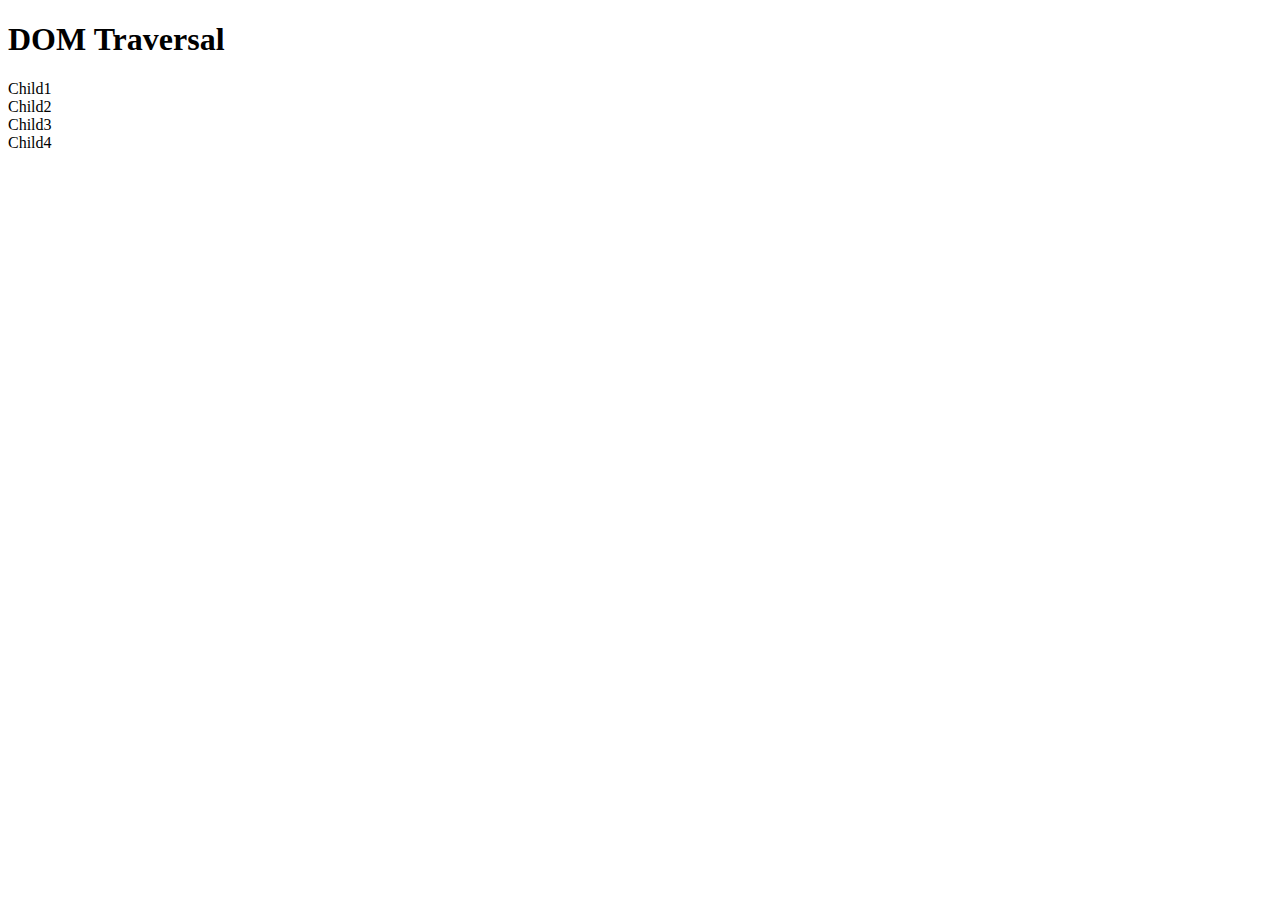
<file: DOMTraversal/index.html>
<!DOCTYPE html>
<html lang="en">
<head>
    <meta charset="UTF-8">
    <meta name="viewport" content="width=device-width, initial-scale=1.0">
    <title>DOM Traversal</title>
</head>
<body>
    <h1>DOM Traversal</h1>
    <div class="grand-parent">
        <div class="parent-1">
            <div class="child">Child1</div>
            <div class="child">Child2</div>
        </div>
        <div class="parent-2">
            <div class="child">Child3</div>
            <div class="child">Child4</div>
        </div>
    </div>
    <script src="script.js"></script>
</body>
</html>
</file>
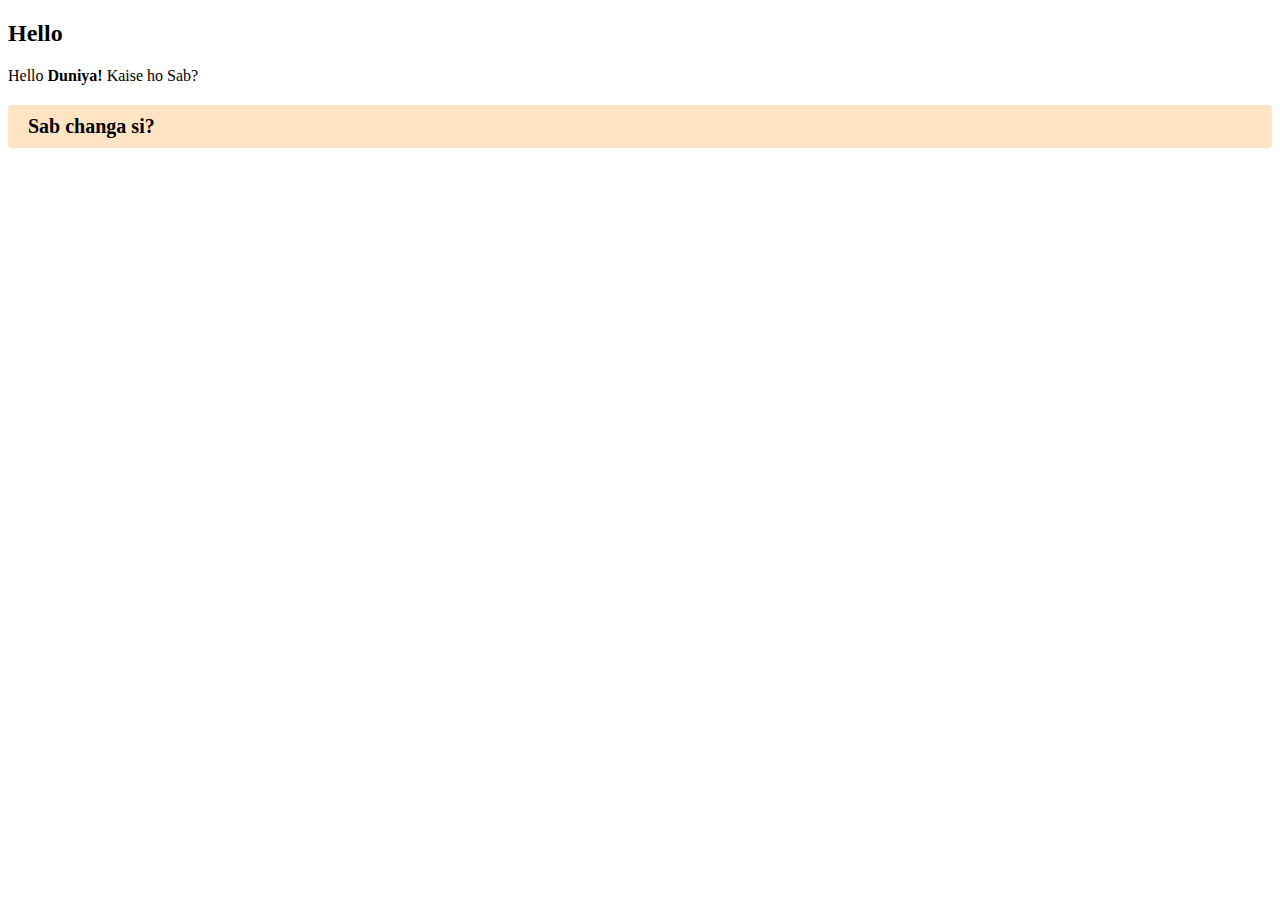
<file: ElementManipulation/index.html>
<!DOCTYPE html>
<html lang="en">
<head>
    <meta charset="UTF-8">
    <meta name="viewport" content="width=device-width, initial-scale=1.0">
    <title>Element Manipulation</title>
    <link rel="stylesheet" href="style.css">
</head>
<body>
    <h2>Hello</h2>
    <div class="container">
        <span>
            Hello <b>Duniya!</b> Kaise ho Sab?
        </span>
    </div>
    <script src="script.js"></script>
</body>
</html>
</file>
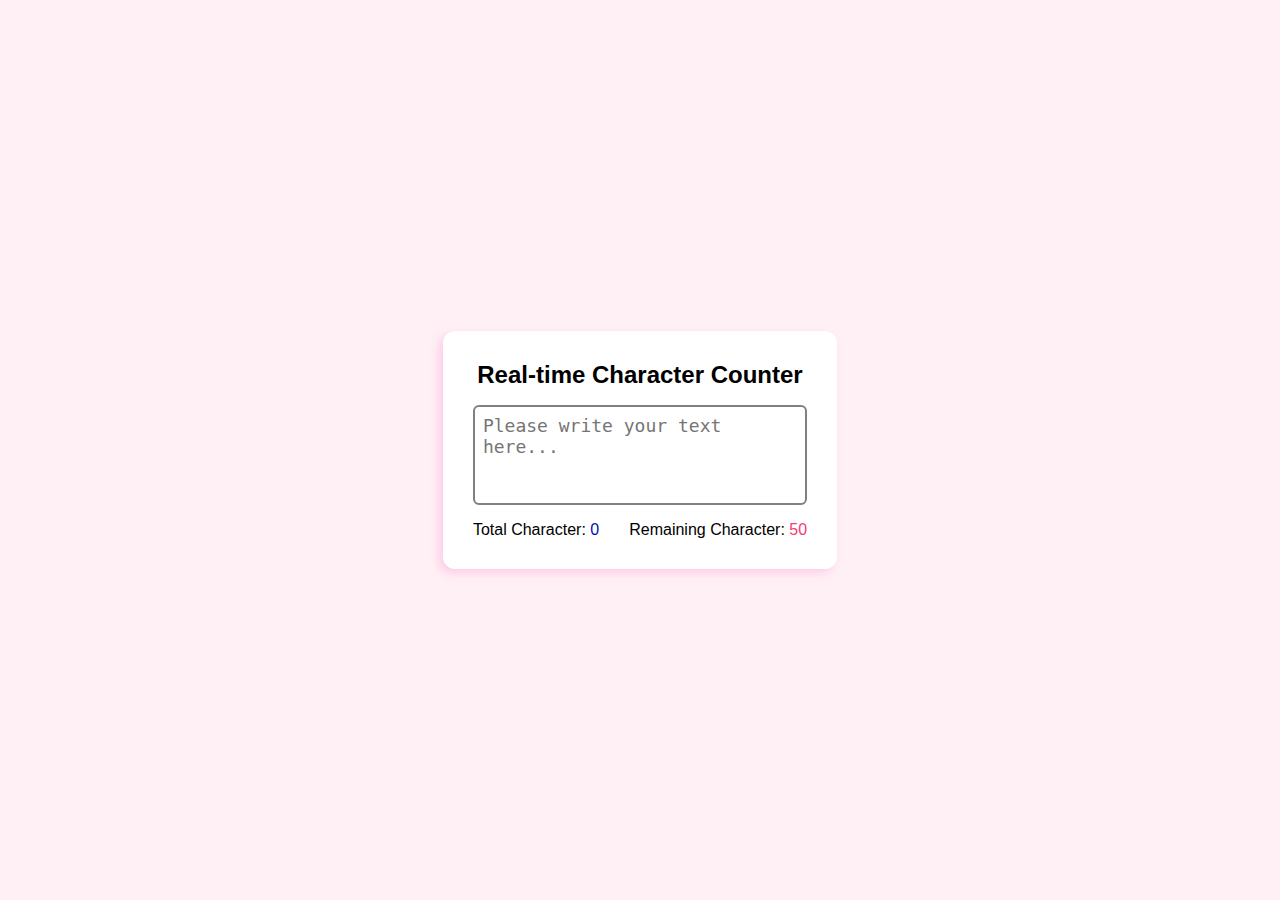
<file: min-project3/index.html>
<!DOCTYPE html>
<html lang="en">
<head>
    <meta charset="UTF-8">
    <meta name="viewport" content="width=device-width, initial-scale=1.0">
    <title>Character Counter</title>
    <link rel="stylesheet" href="style.css">
</head>
<body>
    <div class="container">
        <h2>Real-time Character Counter</h2>
        <textarea id="textarea" class="textarea" placeholder="Please write your text here..." maxlength="50"></textarea>
        <div class="counter">
            <p>Total Character:
                <span id="total-char" class="total-char">0</span>
            </p>
            <p>Remaining Character:
                <span id="rem-char" class="rem-char">50</span>
            </p>
        </div>
    </div>

    <script src="script.js"></script>
</body>
</html>
</file>
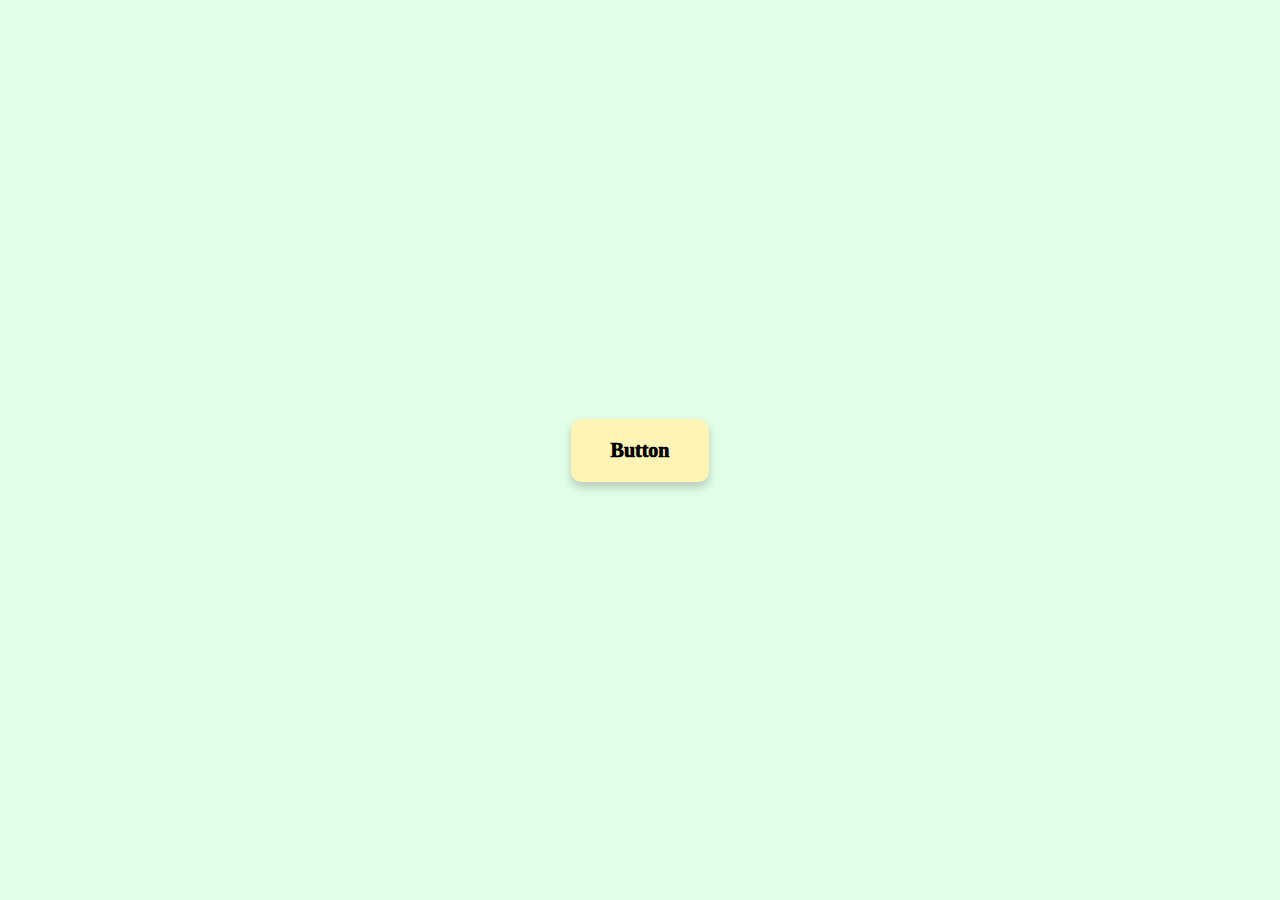
<file: mini-project1/index.html>
<!DOCTYPE html>
<html lang="en">
<head>
    <meta charset="UTF-8">
    <meta name="viewport" content="width=device-width, initial-scale=1.0">
    <title>Ripple Effect Button</title>
    <link rel="stylesheet" href="style.css">
</head>
<body>
    <a href="#" class="btn">
        <span>Button</span>
    </a>

    <script src="script.js"></script>
</body>
</html>
</file>
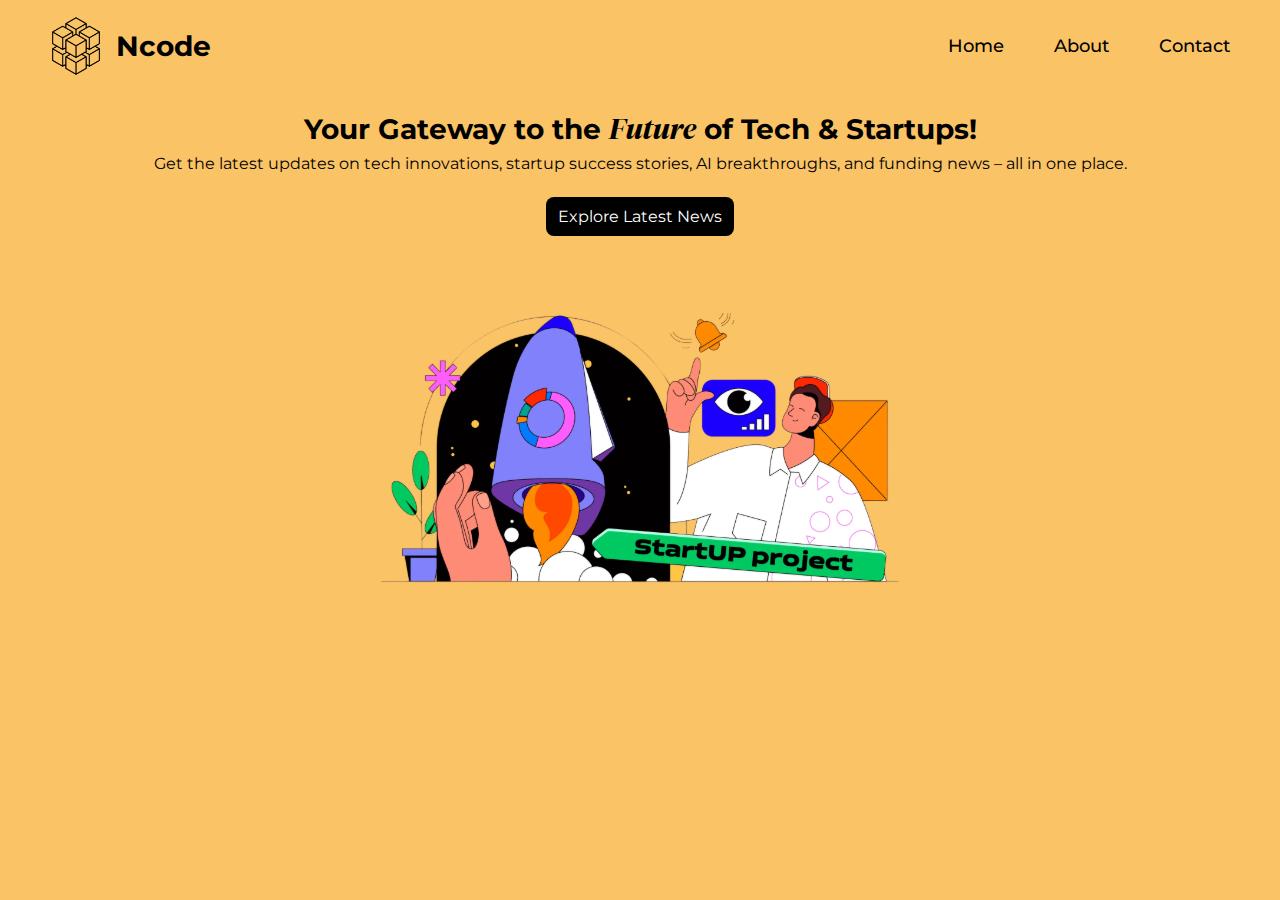
<file: mini-project2/index.html>
<!DOCTYPE html>
<html lang="en">
<head>
    <meta charset="UTF-8">
    <meta name="viewport" content="width=device-width, initial-scale=1.0">
    <title>Responsive Navbar</title>
    <link rel="stylesheet" href="style.css">
    <style>
        @import url('https://fonts.googleapis.com/css2?family=Montserrat:ital,wght@0,100..900;1,100..900&display=swap');
    </style>
    <link rel="stylesheet" href="https://cdnjs.cloudflare.com/ajax/libs/font-awesome/6.7.2/css/all.min.css" integrity="sha512-Evv84Mr4kqVGRNSgIGL/F/aIDqQb7xQ2vcrdIwxfjThSH8CSR7PBEakCr51Ck+w+/U6swU2Im1vVX0SVk9ABhg==" crossorigin="anonymous" referrerpolicy="no-referrer" />
</head>
<body>
    <!-- Navbar -->
    <nav class="navbar">
        <div class="left">
            <img  class="logo"  src="assets/logo.png" alt="">
            <h1>Ncode</h1>
        </div>
       
        <ul class="shown">
            <li class="mobile"><a href="#">Home</a></li>
            <li class="mobile"><a href="#">About</a></li>
            <li class="mobile"><a href="#">Contact</a></li>
            <li class="bar"><a href="#"><i class="fa-solid fa-bars"></i></a></li>
        </ul>

        <ul class="hide">
            <li><a href="#"></a>Home</li>
            <li><a href="#"></a>About</li>
            <li><a href="#"></a>Contact</li>
            <li class="close"><a href="#"><i class="fa-solid fa-xmark"></i></a></li>
        </ul>
    </nav>
    <!-- Navbar ends -->

    <!-- Hero section -->
     <section class="hero">
        <h1>Your Gateway to the <span class="sf">Future</span> of Tech & Startups!</h1>
        <p>Get the latest updates on tech innovations, startup success stories, AI breakthroughs, and funding news – all in one place.</p>
        <a href="#" class="button">Explore Latest News</a>
        <img src="assets/hero image.svg" alt="" width="600px">
     </section>

    <script src="script.js"></script>
</body>
</html>
</file>
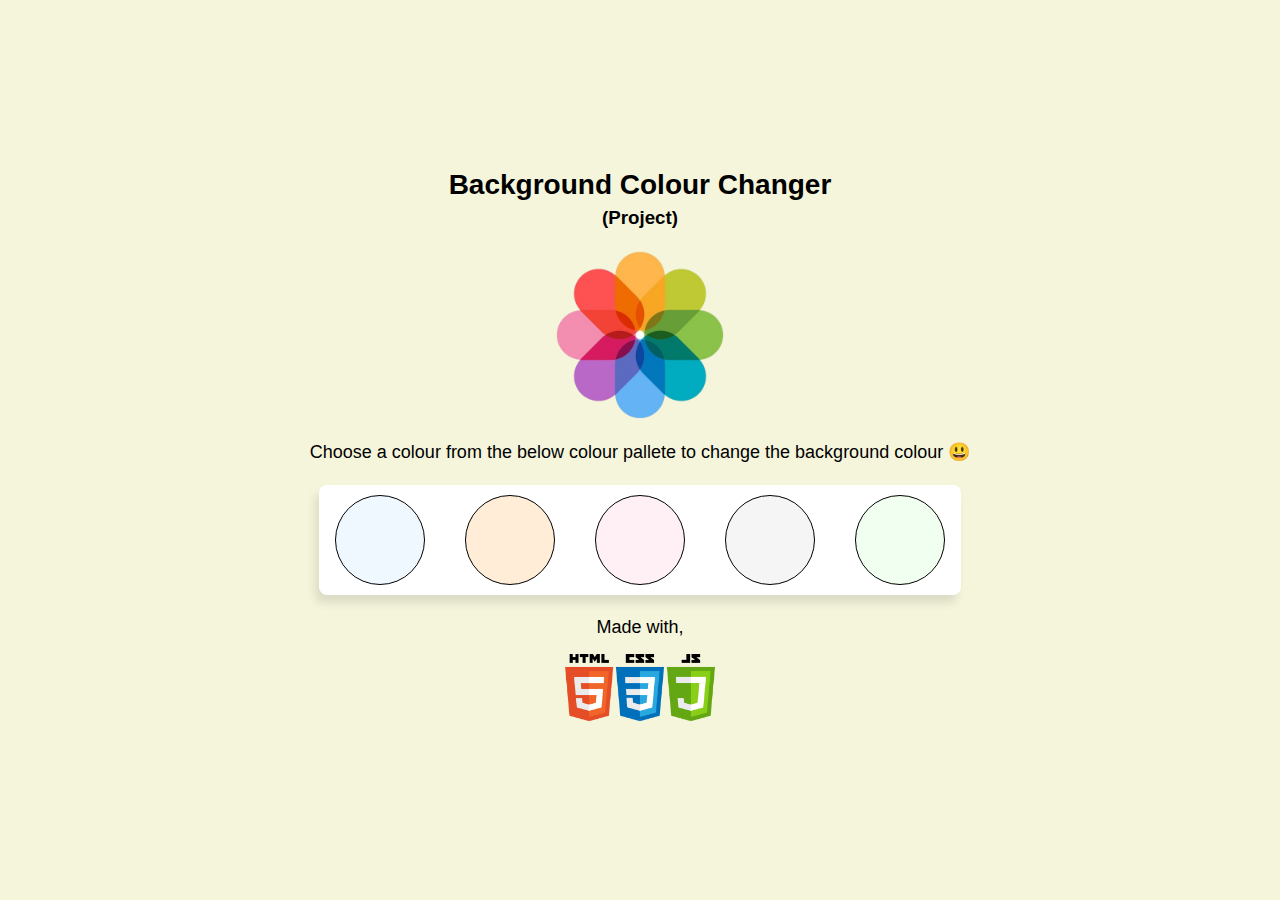
<file: project1/index.html>
<!DOCTYPE html>
<html lang="en">
<head>
    <meta charset="UTF-8">
    <meta name="viewport" content="width=device-width, initial-scale=1.0">
    <title>Background Colour Changer</title>
    <link rel="stylesheet" href="style.css">

</head>
<body>
    <section class="hero">
        <h1>Background Colour Changer</h1>
        <h3>(Project)</h3>
        <img src="color icon.png" width="200px" alt="">
        <p>Choose a colour from the below colour pallete to change the background colour 😃</p>
        <div class="container">
            <div class="box" id="box1"></div>
            <div class="box" id="box2"></div>
            <div class="box" id="box3"></div>
            <div class="box" id="box4"></div>
            <div class="box" id="box5"></div>
        </div>
        <p>Made with,</p>
        <img src="lang icon.png" width="150px" alt="">
    </section>

    <script src="script.js"></script>
</body>
</html>
</file>
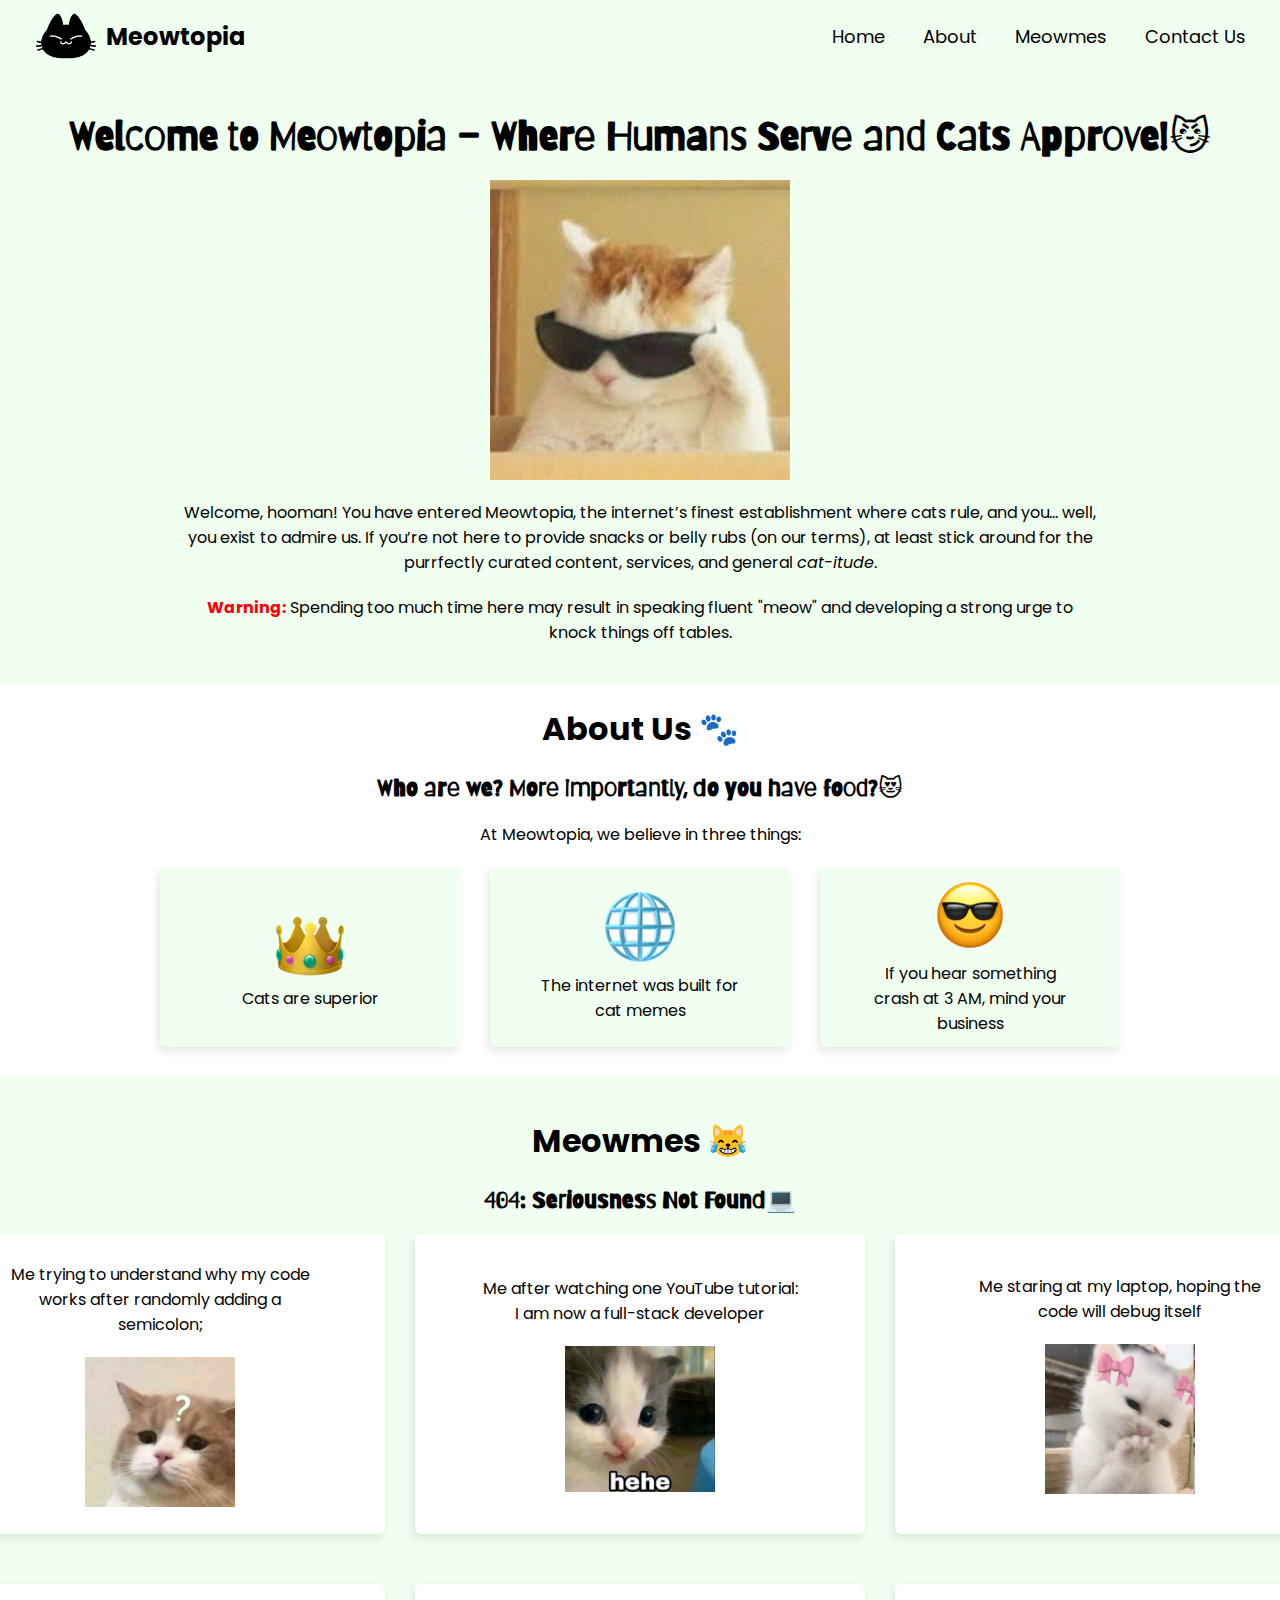
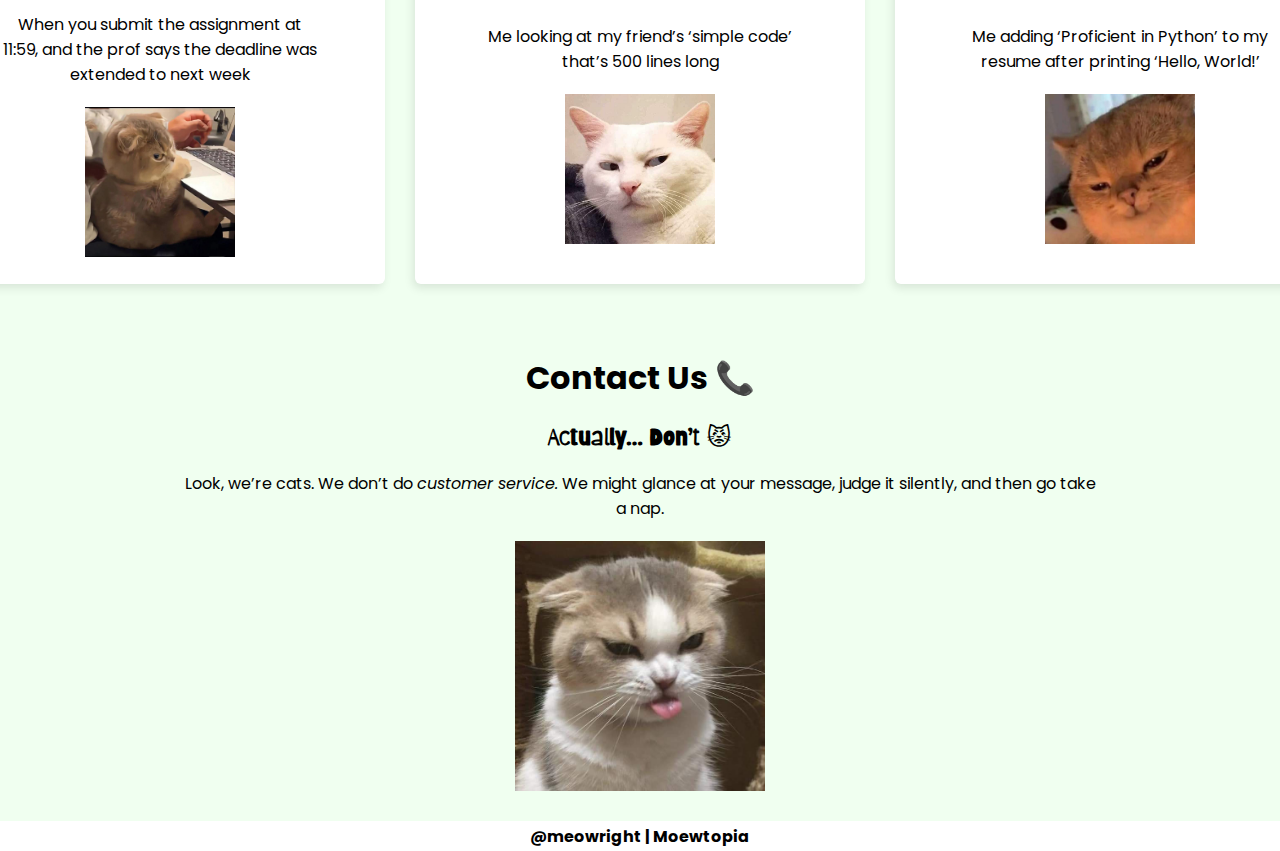
<file: project2/index.html>
<!DOCTYPE html>
<html lang="en">
  <head>
    <meta charset="UTF-8" />
    <meta name="viewport" content="width=device-width, initial-scale=1.0" />
    <title>Meowtopia</title>
    <link rel="stylesheet" href="style.css" />
    <link
      rel="stylesheet"
      href="https://cdnjs.cloudflare.com/ajax/libs/font-awesome/6.7.2/css/all.min.css"
      integrity="sha512-Evv84Mr4kqVGRNSgIGL/F/aIDqQb7xQ2vcrdIwxfjThSH8CSR7PBEakCr51Ck+w+/U6swU2Im1vVX0SVk9ABhg=="
      crossorigin="anonymous"
      referrerpolicy="no-referrer"
    />
    <style>
      @import url("https://fonts.googleapis.com/css2?family=Barriecito&display=swap");
    </style>
    <style>
        @import url('https://fonts.googleapis.com/css2?family=Poppins:ital,wght@0,100;0,200;0,300;0,400;0,500;0,600;0,700;0,800;0,900;1,100;1,200;1,300;1,400;1,500;1,600;1,700;1,800;1,900&display=swap');
        </style>
        
  </head>
  <body>
    <!-- Navbar -->
    <nav class="navbar">
      <div class="container">
        <img src="logo.png" class="logo" alt="" width="72px" />
        <h1 class="logotext">Meowtopia</h1>
      </div>
      <ul class="navlist">
        <li class="mobile"><a href="#home">Home</a></li>
        <li class="mobile"><a href="#about">About</a></li>
        <li class="mobile"><a href="#meowmes">Meowmes</a></li>
        <li class="mobile"><a href="#contact">Contact Us</a></li>
        <li onclick="showbar()" class="bar">
          <a href="#"><i class="fa-solid fa-bars"></i></a>
        </li>
      </ul>
      <ul class="hide">
        <li class="mobile"><a href="#home">Home</a></li>
        <li class="mobile"><a href="#about">About</a></li>
        <li class="mobile"><a href="#meowmes">Services</a></li>
        <li class="mobile"><a href="#contact">Contact Us</a></li>
        <li onclick="hidenav()" class="close">
          <a href="#"><i class="fa-solid fa-xmark"></i></a>
        </li>
      </ul>
    </nav>
    <!-- Navbar ends -->

    <!-- Home Section -->
    <section class="home" id="home">
      <h1 class="homeh1">Welcome to Meowtopia – Where Humans Serve and Cats Approve!😼</h1>
      <img src="cat1.jpg" alt="" width="300px" />
      <audio autoplay src="oo_ee_a_e_a.mp3"></audio>
      <p>
        Welcome, hooman! You have entered Meowtopia, the internet’s finest
        establishment where cats rule, and you… well, you exist to admire us. If
        you’re not here to provide snacks or belly rubs (on our terms), at least
        stick around for the purrfectly curated content, services, and general
        <span style="font-style: italic">cat-itude</span>.
      </p>
      <p>
        <span style="color: red; font-weight: 700">Warning:</span> Spending too
        much time here may result in speaking fluent "meow" and developing a
        strong urge to knock things off tables.
      </p>
    </section>
    <!-- Home section ends -->

    <!-- About Section -->
    <section class="about" id="about">
      <h1>About Us 🐾</h1>
      <h2>Who are we? More importantly, do you have food?😻</h2>
      <p>At Meowtopia, we believe in three things:</p>
      <div class="card-container">
      <div class="cards"><img src="Crown.svg" alt=""><p>Cats are superior</p></div>
      <div class="cards"><img src="globe.svg" alt=""><p>The internet was built for cat memes</p></div>
      <div class="cards"><img src="attitude.svg" alt=""><p>If you hear something crash at 3 AM, mind your business</p></div>
    </div>
    </section>
    <!-- About Section ends -->

    <!-- Meowmes Section -->
     <section class="meowmes" id="meowmes">
        <h1>Meowmes 😹</h1>
        <h2>404: Seriousness Not Found💻</h2>
        <div class="card-container">
            <div class="cards2"><p>Me trying to understand why my code works after randomly adding a semicolon;</p><img width="150px" src="confused cat.jpg" alt=""></div>
            <div class="cards2"><p>Me after watching one YouTube tutorial: I am now a full-stack developer</p><img width="150px" src="stupid cat.jpg" alt=""></div>
            <div class="cards2"><p>Me staring at my laptop, hoping the code will debug itself</p><img width="150px" src="lazy cat.jpg" alt=""></div>
        </div>
        <div class="card-container">
            <div class="cards2"><p>When you submit the assignment at 11:59, and the prof says the deadline was extended to next week</p><img width="150px" src="angry cat.jpg" alt=""></div>
            <div class="cards2"><p>Me looking at my friend’s ‘simple code’ that’s 500 lines long</p><img width="150px" src="what cat.jpg" alt=""></div>
            <div class="cards2"><p>Me adding ‘Proficient in Python’ to my resume after printing ‘Hello, World!’</p><img width="150px" src="smirk cat.jpg" alt=""></div>
        </div>
     </section>

     <!-- Contact Section -->
      <section class="contact" id="contact">
        <h1>Contact Us 📞</h1>
        <h2>Actually… Don’t 😾</h2>
        <p>Look, we’re cats. We don’t do <i>customer service.</i> We might glance at your message, judge it silently, and then go take a nap.</p>
        <img src="grumpy cat.jpg" width="250" alt="">
      </section>

      <!-- footer-->
       <footer>
        <h4>@meowright | Moewtopia</h4>
       </footer>
     

    <script src="script.js"></script>
  </body>
</html>
</file>
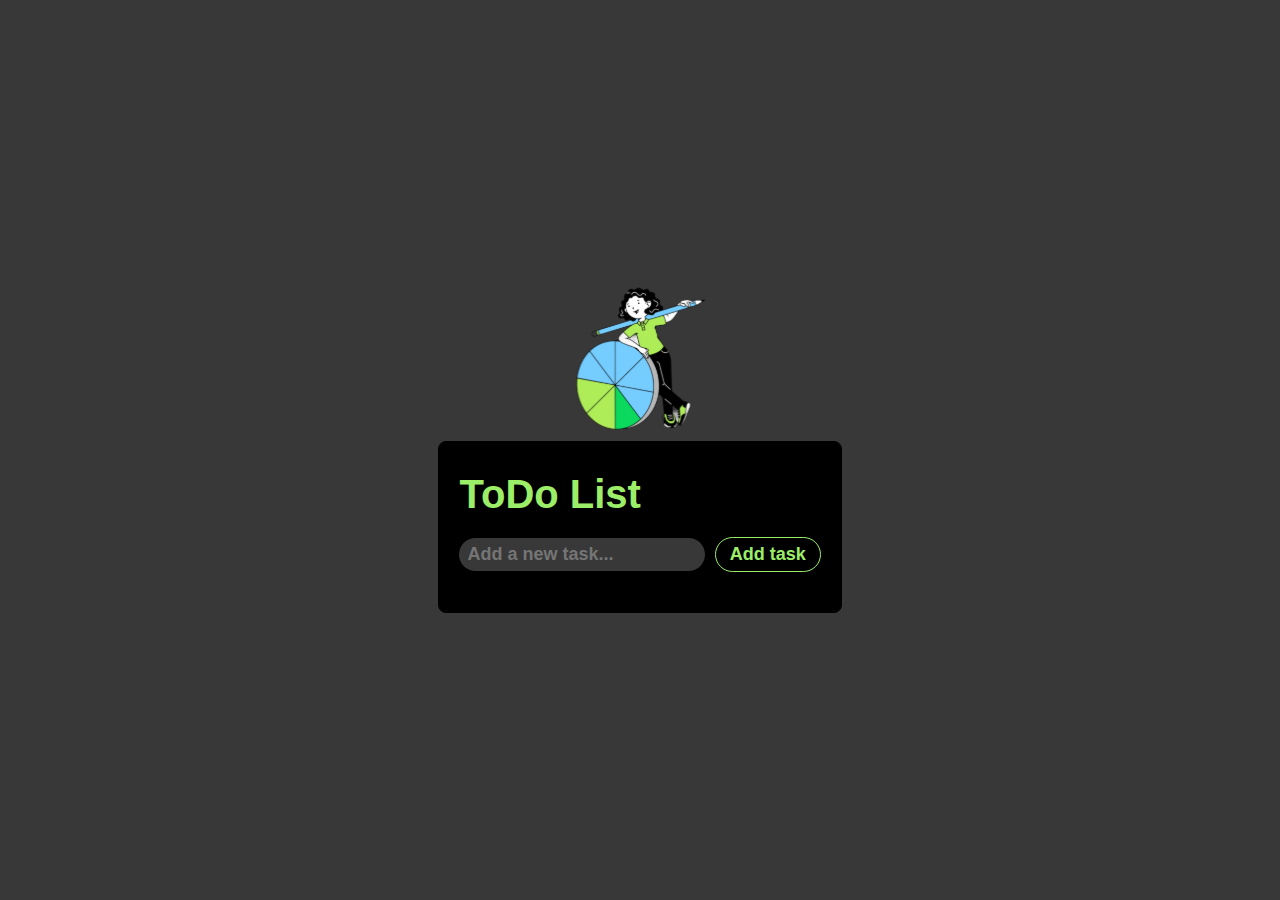
<file: project3/index.html>
<!DOCTYPE html>
<html lang="en">
<head>
    <meta charset="UTF-8">
    <meta name="viewport" content="width=device-width, initial-scale=1.0">
    <title>Todo List Maker</title>
    <link rel="stylesheet" href="style.css">
</head>
<body>
    <div><img src="woman.svg" alt="" width="150px" height="150px"></div>
    <div class="todo-container">
        <h1>ToDo List</h1>
        <div class="input">
            <input type="text" id="input-field" placeholder="Add a new task...">
            <button class="btn">Add task</button>
        </div>
        <ul class="list-item">
            <!-- <li class="done">Task 1</li>
            <li>Task 2</li>
            <li>Task 3</li> -->
        </ul>
    </div>
    <script src="script.js"></script>
</body>
</html>
</file>
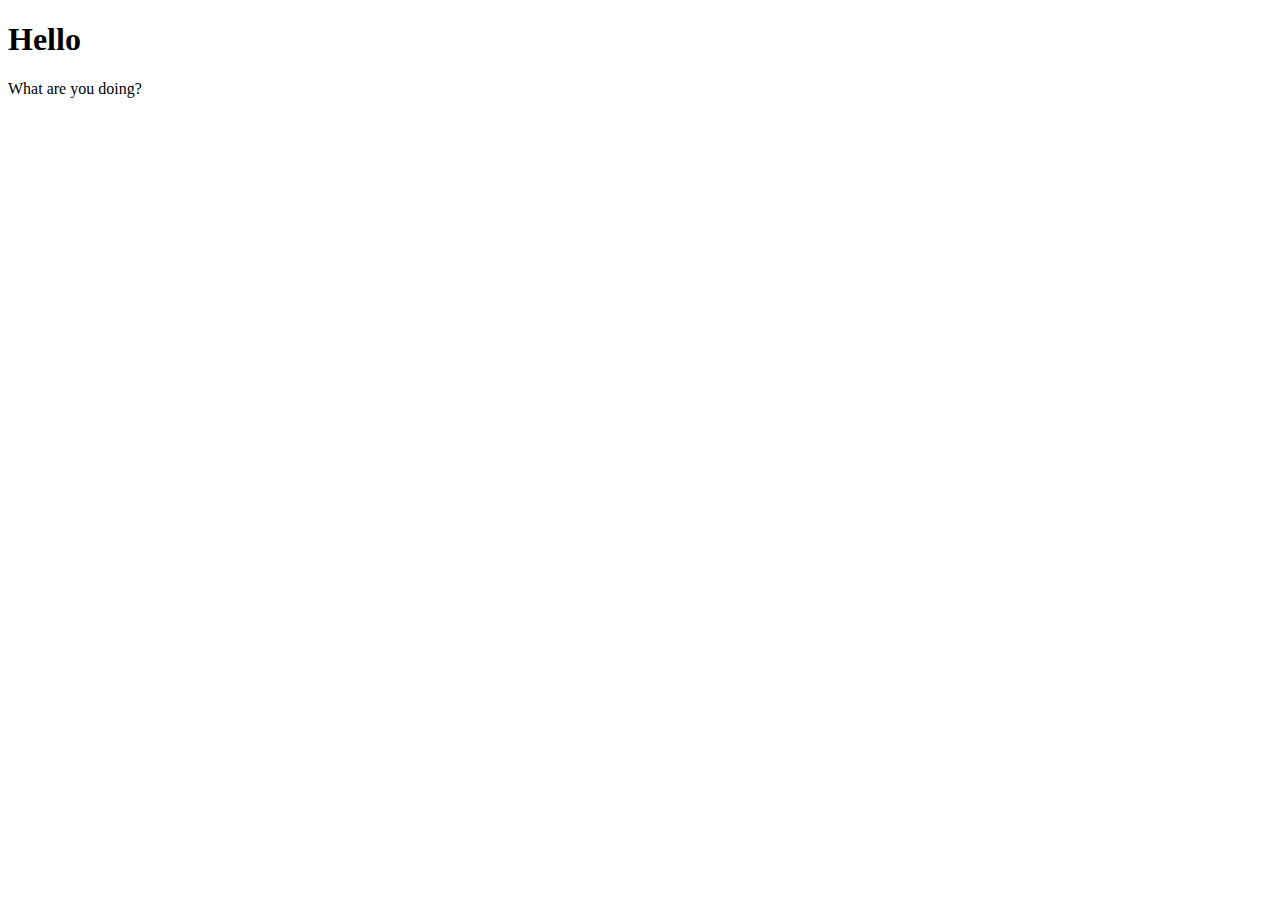
<file: Text and Styles/index.html>
<!DOCTYPE html>
<html lang="en">
<head>
    <meta charset="UTF-8">
    <meta name="viewport" content="width=device-width, initial-scale=1.0">
    <title>Document</title>
    <link rel="stylesheet" href="style.css">
</head>
<body>
    <h1>Hello</h1>
    <!-- <button class="btn">Click me!</button> -->

    <div class="intro">
        <span>
            <p>
                <b>Hello</b>,how are you?
            </p>
        </span>
    </div>

    <script src="script.js"></script>
</body>
</html>
</file>
<file: ElementManipulation/style.css>
.para{
    font-size: 20px;
    font-weight: 600;
    background-color: bisque;
    padding: 10px 20px;
    border-radius: 4px;
}
</file>
<file: min-project3/style.css>
*{
    margin: 0;
    padding: 0;
    box-sizing: border-box;
}

body{
    height: 100vh;
    background-color: lavenderblush;
    display: flex;
    justify-content: center;
    align-items: center;
    font-family: 'Lucida Sans', 'Lucida Sans Regular', 'Lucida Grande', 'Lucida Sans Unicode', Geneva, Verdana, sans-serif;
}

.container{
    background-color: white;
    height: auto;
    width: auto;
    padding: 30px;
    border-radius: 12px;
    display: flex;
    flex-direction: column;
    justify-content: center;
    align-items: center;
    gap: 16px;
    box-shadow: -4px 4px 10px rgba(249, 58, 185, 0.2);
}

.textarea{
    width: 100%;
    height: 100px;
    resize: none;
    outline: none;
    font-size: 18px;
    padding: 8px;
    border: 2px solid grey;
    border-radius: 6px;
}

.counter{
    display: flex;
    justify-content: space-between;
    gap: 30px;
}

.total-char{
    color:rgb(3, 12, 185);
    font-weight: 500;
}

.rem-char{
    color:rgb(246, 58, 121);
    font-weight: 500;
}
</file>
<file: mini-project1/style.css>
*{
    padding: 0;
    margin:0;
    box-sizing: border-box;
    font-family: cursive;
}

body{
    background-color: #e2fee7;
    display: flex;
    justify-content: center;
    height: 100vh;
    align-items: center;
}

.btn{
    text-decoration: none;
    background-color: #fff4b5;
    padding: 20px 40px;
    border-radius: 10px;
    box-shadow: 0px 5px 10px rgba(0,0,0,0.2);
    color: black;
    font-size: 20px;
    font-weight: 1000;
    position: relative;
    overflow: hidden;
}

.btn::before{
    content:"";
    background:#e78f81;
    width: 0px;
    height: 0px;
    position: absolute;
    top:var(--posY);
    left:var(--posX);
    transform: translate(-50%,-50%);
    border-radius: 50%;
    transition: width 1s, height 1s;
}

.btn:hover::before{
    width: 200px;
    height: 200px;
}

.btn span{
    position: relative;
    z-index: 1;
}
</file>
<file: mini-project2/style.css>
*{
    padding: 0;
    margin: 0;
    box-sizing: border-box;
    font-family: "Montserrat", sans-serif;
}

@font-face {
    font-family: 'Tiempos Fine';
    src: url(fonts/TestTiemposFine-SemiboldItalic-BF66457a50b0e18.otf);
    font-weight: normal;
    font-style: normal;
}

body{
    background-color: #FAC366;
}

.navbar{
    margin-top: 10px;
    display: flex;
    justify-content: space-between;
    align-items: center;
    margin-left: 40px;
}

.left{
    display: flex;
    justify-content: center;
    align-items: center;
    gap: 4px;
}

.logo{
    width:72px;
}

h1{
    font-size: 28px;
    vertical-align: middle;
}

.shown{
    display: flex;
    justify-content: center;
    align-items: center;
    gap: 30px;
    margin-right: 40px;
}

.shown li{
    list-style: none;
}

.shown li a{
    text-decoration: none;
    font-size: 18px;
    font-weight: 500;
    color: black;
    padding: 5px 10px;
}

.shown a:hover{
    background-color:black;
    color: white;
    border-radius: 6px 8px;
}

.bar{
    display: none;
}

.hide{
    position: fixed;
    top: 80px;
    right: 20px;
    width: auto;
    height: auto;
    display: none;
    background-color: white;
    border-radius: 10px;
    box-shadow: -2px 4px 12px rgba(0,0,0,0.1);

}

.hide li{
    list-style: none;
    display: flex;
    justify-content: center;
    align-items: center;
    padding: 10px;
    margin: 10px 0px;
}

.hide li a{
    color:black;
    text-decoration: none;
    font-size: 18px;
    font-weight: 500;
}


.sf{
    font-family: 'Tiempos Fine', serif;
}

.hero{
    width: 100%;
    padding: 30px 30px 0 30px;
    display: flex;
    flex-direction: column;
    align-items: center;
    gap:8px;
    text-align: center;
}

.button{
    margin-top: 16px;
    padding:10px 12px;
    border-radius: 8px;
    background-color: black;
    color: white;
    text-decoration: none;
}

@media only screen and (max-width:768px){
    .shown .mobile{
        display: none;
    }
    .bar{
        display: block;
    }

    .hero img{
        width: 300px;
    }
}
</file>
<file: project1/style.css>
*{
    margin: 0;
    padding: 0;
    box-sizing: border-box;
    font-family: Verdana, Geneva, Tahoma, sans-serif;
}

body{
    background-color: beige;
}

.hero{
    height: 100vh;
    display: flex;
    flex-direction: column;
    align-items: center;
    justify-content: center;
    gap: 6px;
}

h1,h2{
    font-size:28px;
}

p{
    font-size: 18px;
}



.container{
    display: flex;
    gap: 40px;
    padding: 10px 16px;
    border-radius: 8px;
    background-color: white;
    box-shadow: -4px 8px 10px rgba(0,0,0,0.1);
    margin: 16px 0 16px 0px;
}

.box{
    cursor: pointer;
    width: 90px;
    height: 90px;
    border-radius: 50%;
    border: 1px solid black;
}

#box1{
    background-color:aliceblue;
}

#box2{
    background-color: #ffedd7;
}

#box3{
    background-color:lavenderblush;
}

#box4{
    background-color:whitesmoke;
}

#box5{
    background-color: honeydew;
}
</file>
<file: project2/style.css>
*{
    margin: 0;
    padding: 0;
    box-sizing: border-box;
    font-family: "Poppins", sans-serif;
}

body{
   background-color: honeydew; 
}

.navbar{
    padding: 0 30px 0 30px;
    width: 100%;
    height: auto;
    display: flex;
    align-items: center;
    justify-content: space-between;
}

.logo{
    margin-right:4px;
}

.logotext{
    font-size: 24px;
}

.container{
    display: flex;
    align-items: center;
    justify-content: center;
}

.navlist{
    display: flex;
    align-items: center;
    justify-content: center;
    gap: 30px;   
}

.navlist li{
    list-style: none;
}

.navlist li a{
    text-decoration: none;
    display: inline-block;
    padding: 4px;
    border-radius: 4px;
    transition:transform 500ms ease-out;
    color: black;
    font-size: 18px;
}

.navlist li a:hover{
    background-color: black;
    color:white;
    transform:scale(1.08);
}

.bar{
    display: none;
}

.hide{
    position: fixed;
    top: 0px;
    right: 0px;
    width: auto;
    height: auto;
    display: flex;
    flex-direction: column;
    align-items: center;
    justify-content: center;
    border-bottom-left-radius:10px;
    border-top-left-radius:10px ;
    display: none;
    background-color: white;
    border-radius: 10px;
    box-shadow: -2px 4px 12px rgba(0,0,0,0.1);
}

.hide li{
    list-style: none;
}

.hide li a{
    margin-top: 10px;
    display: flex;
    align-items: center;
    justify-content: center;
    padding:10px 30px;
    text-decoration: none;
    color: black;
    display: inline-block;
    transition:transform 500ms ease-out;
}

.hide li a:hover{
    transform:scale(1.2);
}


.home{
    width: 100%;
    height: auto;
    margin-top: 40px;
    padding: 0 30px 0 30px;
    display: flex;
    flex-direction: column;
    gap: 20px;
    justify-content: center;
    align-items: center;
}

.homeh1{
    font-family: "Barriecito", system-ui;
    font-size: 40px;
    text-align: center;
}

h1{
    font-size: 32px;
}

p{
    width: 75%;
    text-align: center;
}

.about{
    background-color: white;
    width: 100%;
    height:auto;
    margin-top: 40px;
    padding: 20px 30px 0 30px;
    display: flex;
    flex-direction: column;
    gap: 20px;
    align-items: center;
}

h2{
    font-family:"Barriecito", system-ui ;
    text-align: center;
}

.card-container{
    margin-bottom: 30px;
    display: flex;
    justify-content: center;
    align-items: center;
    gap:30px;
    transition:all ease-out 500ms;
}

.cards{
    margin-top: 30px;
    margin-bottom: 30px;
    padding: 10px;
    display: flex;
    flex-direction: column;
    justify-content: center;
    align-items: center;
    gap: 10px;
    height:180px;
    width: 300px;
    background-color: honeydew;
    box-shadow: -2px 4px 10px rgba(0,0,0,0.1);
    border-radius: 6px;
}

.cards:hover{
    cursor: pointer;
    transform: scale(1.08);
}

.meowmes{
    width: 100%;
    height: auto;
    margin-top: 40px;
    padding: 0 30px 0 30px;
    display: flex;
    flex-direction: column;
    gap: 20px;
    justify-content: center;
    align-items: center;
}

.cards2{
    margin-top: 30px;
    padding: 10px;
    display: flex;
    flex-direction: column;
    justify-content: center;
    align-items: center;
    gap: 20px;
    height:300px;
    width: 450px;
    background-color: white;
    box-shadow: -2px 4px 10px rgba(0,0,0,0.1);
    border-radius: 6px;
    transition:all ease-out 0.5s;
}

.cards, .cards2 {
    margin: 0; /* Remove any margins */
}

.cards2:hover{
    cursor: pointer;
    transform: skewY(4deg);
}

.contact{
    width: 100%;
    height:auto;
    margin-top: 20px;
    margin-bottom: 30px;
    padding: 20px 30px 0 30px;
    display: flex;
    flex-direction: column;
    gap: 20px;
    align-items: center;
}

footer{
    background-color: white;
    width: 100%;
    height: 30px;
    display: flex;
    align-items: center;
    justify-content: center;
}

@media only screen and (max-width:768px){
    .navlist .mobile{
        display: none;
    }

    .navlist .bar{
        display: block;
    }

    .card-container{
        flex-direction: column;
    }


}
</file>
<file: project3/style.css>
*{
    padding: 0;
    margin: 0;
    box-sizing: border-box;
    font-family: 'Lucida Sans', 'Lucida Sans Regular', 'Lucida Grande', 'Lucida Sans Unicode', Geneva, Verdana, sans-serif;
}

body{
    background-color:#383838;
    width: 100%;
    height: 100vh;
    display: flex;
    flex-direction: column;
    align-items: center;
    justify-content: center;
    color: white;
}

.todo-container{
    background-color: black;
    padding: 20px;
    width: auto;
    height: auto;
    border-radius: 8px;
    border:1px solid black;
}

h1{
    font-size: 40px;
    font-weight: 600;
    color: #9cee69;
    margin-top: 10px;
    margin-bottom: 20px;
}

.input{
    display: flex;
    align-items: center;
    justify-content: space-between;
    gap: 10px;
    margin-bottom: 20px;
}

#input-field{
    background-color: #383838;
    width:70%;
    outline: none;
    border: none;
    border-radius: 30px;
    padding: 6px 8px;
    font-size: 18px;
    font-weight: 600;
    color: white;
}

.btn{
    background-color: black;
    color: #9cee69;
    width:30%;
    padding: 6px 8px;
    border:1px solid #9cee69;
    border-radius: 30px;
    font-size: 18px;
    font-weight: 600;
    cursor: pointer;
}

ul li{
    list-style: none;
    width: 100%;
    border: 1px solid white;
    border-radius: 30px;
    padding: 10px 60px;
    margin-block:20px;
    font-size: 18px;
    font-weight: 500;
    position: relative;
    user-select: none;
}

ul li::before{
    content:"";
    background: url(undone\ task.svg);
    background-size: cover;
    position: center;
    position: absolute;
    top: 5px;
    left: 8px;
    width: 30px;
    height: 30px;
    cursor: pointer;
}

.done{
    background-color: #383838;
    border: none;
}

.done::before{
    background: url(done\ task.svg);
    width: 30px;
    height: 30px;
    background-size: cover;
}

span{
    position: absolute;
    background-color: #383838;
    top:5px;
    right: 8px;
    font-size: 24px;
    height: 30px;
    width: 30px;
    border-radius: 50%;
    text-align: center;
    cursor: pointer;
}

/* ul li.done span:hover{
    background-color: #9cee69;
} */
</file>
<file: Text and Styles/style.css>
.btn1{
    background-color:darkblue;
    color: white;
    margin-top: 30px;
    border-radius:4px;
    padding:10px;
}
</file>
